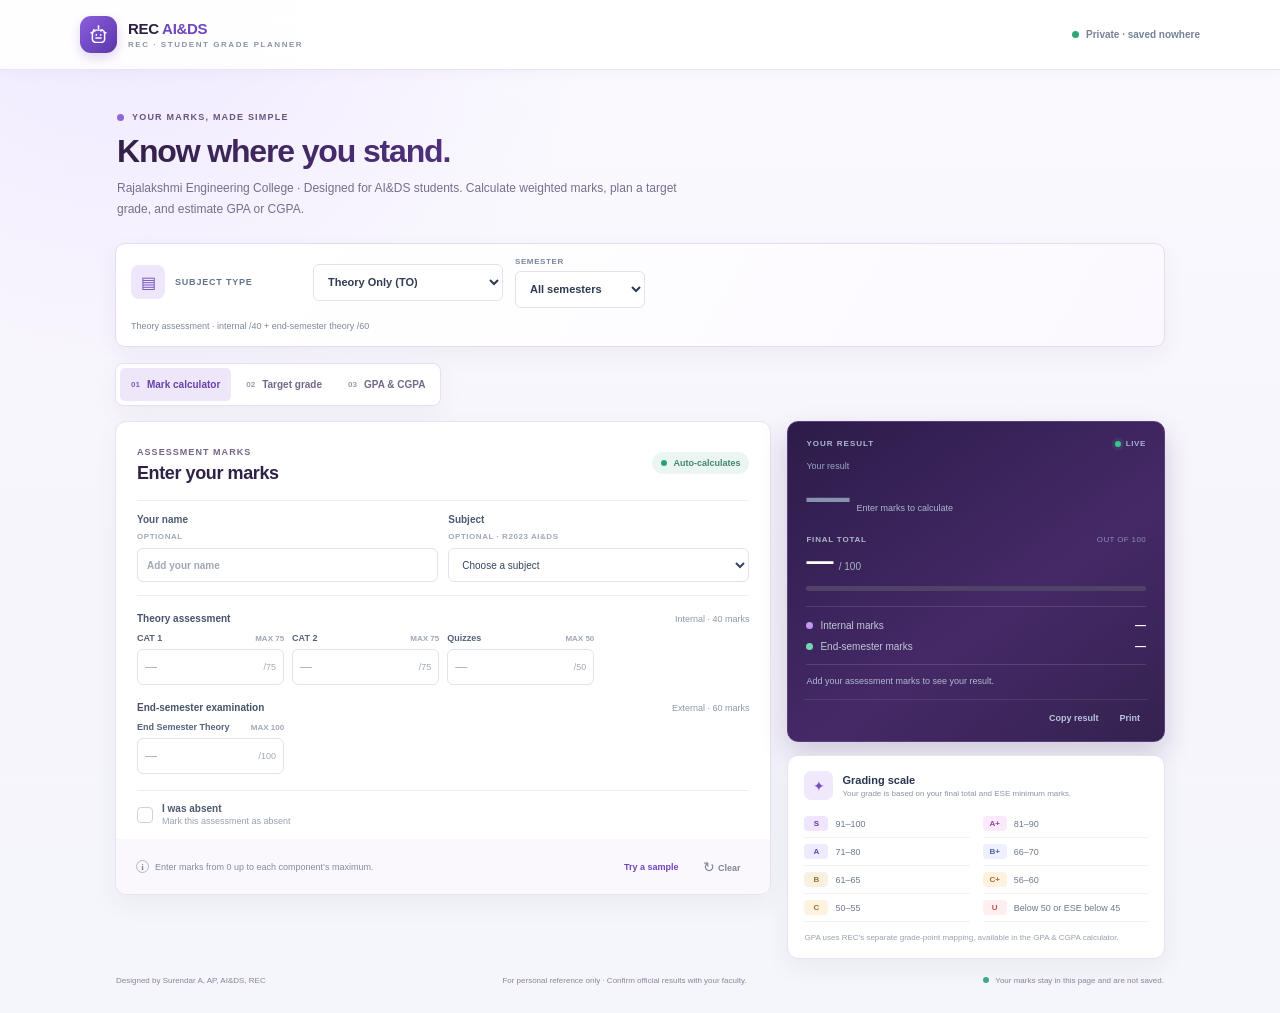
<file: index.html>
<!doctype html>
<html lang="en">
<head>
  <meta charset="utf-8">
  <meta name="google-site-verification" content="google2182a73f3d17baf2.html">
  <meta name="viewport" content="width=device-width, initial-scale=1">
  <meta name="theme-color" content="#6d43c3">
  <meta name="description" content="A private grade calculator for Rajalakshmi Engineering College AI&DS students.">
  <title>REC AI&amp;DS Grade planner</title>
  <link rel="stylesheet" href="styles.css">
  <script src="app.js" defer></script>
</head>
<body>
  <header class="topbar">
    <a class="brand" href="#" aria-label="Rajalakshmi Engineering College AI&DS grade calculator with AADHI mascot">
      <span class="brand-mark" aria-hidden="true">
        <svg viewBox="0 0 24 24" fill="none"><path d="M12 2.5v3M5.5 10H3.5M20.5 10h-2M6.5 6.5l1.4 1.4m8.2-1.4-1.4 1.4" stroke="currentColor" stroke-width="1.7" stroke-linecap="round"/><circle cx="12" cy="2.5" r="1" fill="currentColor"/><rect x="5" y="7" width="14" height="14" rx="4" stroke="currentColor" stroke-width="1.7"/><circle cx="9.5" cy="12.5" r="1" fill="currentColor"/><circle cx="14.5" cy="12.5" r="1" fill="currentColor"/><path d="M9 16h6" stroke="currentColor" stroke-width="1.7" stroke-linecap="round"/></svg>
      </span>
      <span class="brand-name">REC <span>AI&amp;DS</span><small>REC · STUDENT GRADE PLANNER</small></span>
    </a>
    <span class="privacy"><span class="privacy-dot"></span>Private · saved nowhere</span>
  </header>

  <main class="page">
    <section class="intro">
      <span class="eyebrow"><span class="eyebrow-dot"></span>YOUR MARKS, MADE SIMPLE</span>
      <h1>Know where you stand.</h1>
      <p>Rajalakshmi Engineering College · Designed for AI&amp;DS students. Calculate weighted marks, plan a target grade, and estimate GPA or CGPA.</p>
    </section>

    <section class="subject-bar" aria-label="Subject and calculation">
      <div class="subject-details">
        <span class="subject-icon" aria-hidden="true">▤</span>
        <label class="subject-label" for="subject-type">SUBJECT TYPE</label>
      </div>
      <select id="subject-type" aria-label="Subject type">
        <option value="TO">Theory Only (TO)</option>
        <option value="LOT">Lab Oriented Theory (LOT)</option>
      </select>
      <label class="semester-filter" for="semester-filter">SEMESTER
        <select id="semester-filter" aria-label="Filter subjects by semester">
          <option value="all">All semesters</option><option value="I">Semester I</option><option value="II">Semester II</option>
          <option value="III">Semester III</option><option value="IV">Semester IV</option><option value="V">Semester V</option>
          <option value="VI">Semester VI</option><option value="VII">Semester VII</option><option value="VIII">Semester VIII</option>
        </select>
      </label>
      <p id="type-description" class="subject-description">Theory assessment · internal /40 + end-semester theory /60</p>
    </section>

    <nav class="tool-tabs" aria-label="Student tools">
      <button class="tool-tab active" type="button" data-tab="calculator"><span>01</span>Mark calculator</button>
      <button class="tool-tab" type="button" data-tab="target"><span>02</span>Target grade</button>
      <button class="tool-tab" type="button" data-tab="gpa"><span>03</span>GPA &amp; CGPA</button>
    </nav>

    <section id="calculator-panel" class="tool-panel active">
    <div class="workspace">
      <section class="calculator-card" aria-labelledby="assessment-title">
        <div class="card-heading">
          <div>
            <span class="section-kicker">ASSESSMENT MARKS</span>
            <h2 id="assessment-title">Enter your marks</h2>
          </div>
          <span class="auto-badge"><span></span>Auto-calculates</span>
        </div>

        <div class="optional-details">
          <label class="text-field">Your name <span>OPTIONAL</span><input id="student-name" type="text" maxlength="70" autocomplete="off" placeholder="Add your name"></label>
          <label class="text-field">Subject <span>OPTIONAL · R2023 AI&amp;DS</span><select id="subject-picker" aria-label="Choose a curriculum subject"><option value="">Choose a subject</option></select><input id="subject-name" type="text" maxlength="90" autocomplete="off" placeholder="Enter your subject name" hidden></label>
        </div>

        <div id="assessment-fields" class="assessment-fields"></div>
        <label class="absent-option"><input id="absent" type="checkbox"><span class="checkmark"></span><span><strong>I was absent</strong><small>Mark this assessment as absent</small></span></label>

        <div class="card-footer">
          <span class="validation-note"><span class="info-icon">i</span>Enter marks from 0 up to each component’s maximum.</span>
          <div class="footer-actions">
            <button type="button" class="button button-quiet" id="sample-button">Try a sample</button>
            <button type="button" class="button button-reset" id="reset-button"><span aria-hidden="true">↻</span> Clear</button>
          </div>
        </div>
      </section>

      <aside class="results-column">
        <section class="result-card" aria-live="polite">
          <div class="result-topline"><span>YOUR RESULT</span><span class="live-indicator"><i></i>LIVE</span></div>
          <p id="result-context" class="result-context">Your grade will appear here</p>
          <div class="grade-display">
            <span id="grade-value" class="grade-value grade-empty">—</span>
            <span id="grade-caption" class="grade-caption">Enter marks to calculate</span>
          </div>
          <div class="total-label">FINAL TOTAL <span>OUT OF 100</span></div>
          <div class="total-display"><strong id="total-value">—</strong><span>/ 100</span></div>
          <div class="total-track"><span id="total-bar"></span></div>
          <div class="result-breakdown">
            <div class="breakdown-row"><span><i class="breakdown-dot dot-internal"></i>Internal marks</span><strong id="internal-value">—</strong></div>
            <div class="breakdown-row"><span><i class="breakdown-dot dot-external"></i>End-semester marks</span><strong id="external-value">—</strong></div>
          </div>
          <p id="result-message" class="result-message">Add your assessment marks to see your result.</p>
          <div class="result-actions no-print">
            <button type="button" class="result-action" id="copy-result">Copy result</button>
            <button type="button" class="result-action" id="print-result">Print</button>
          </div>
        </section>

        <section class="scale-card" aria-labelledby="scale-title">
          <div class="scale-heading"><span class="scale-icon" aria-hidden="true">✦</span><div><h2 id="scale-title">Grading scale</h2><p>Your grade is based on your final total and ESE minimum marks.</p></div></div>
          <div class="grade-scale">
            <span><b class="grade-chip chip-s">S</b><span>91–100</span></span>
            <span><b class="grade-chip chip-aplus">A+</b><span>81–90</span></span>
            <span><b class="grade-chip chip-a">A</b><span>71–80</span></span>
            <span><b class="grade-chip chip-bplus">B+</b><span>66–70</span></span>
            <span><b class="grade-chip chip-b">B</b><span>61–65</span></span>
            <span><b class="grade-chip chip-cplus">C+</b><span>56–60</span></span>
            <span><b class="grade-chip chip-c">C</b><span>50–55</span></span>
            <span><b class="grade-chip chip-u">U</b><span>Below 50 or ESE below 45</span></span>
          </div>
          <p class="scale-footnote">GPA uses REC’s separate grade-point mapping, available in the GPA &amp; CGPA calculator.</p>
        </section>
      </aside>
    </div>
    </section>

    <section id="target-panel" class="tool-panel" hidden>
      <div class="feature-heading"><span class="feature-icon feature-blue" aria-hidden="true">◎</span><div><span class="section-kicker">PLAN AHEAD</span><h2>Target grade planner</h2><p>See the end-semester marks needed for your target grade, based on the internal marks you enter in the calculator.</p></div></div>
      <div class="target-card">
        <div class="target-controls">
          <label class="target-select-label" for="target-grade">I’m aiming for</label>
          <select id="target-grade">
            <option value="S">S · 91+</option><option value="A+">A+ · 81+</option><option value="A" selected>A · 71+</option>
            <option value="B+">B+ · 66+</option><option value="B">B · 61+</option><option value="C+">C+ · 56+</option><option value="C">C · 50+</option>
          </select>
        </div>
        <div id="target-result" class="target-result" aria-live="polite"></div>
        <p class="target-footnote">Estimates assume your entered internal marks are accurate. LOT shows the required mark if your two end-semester scores are equal; a different theory/lab split may also reach the target.</p>
        <button type="button" class="button button-quiet target-link" data-tab="calculator">← Enter or update assessment marks</button>
      </div>
      <section class="card info-card"><strong>How this estimate works</strong><p>The planner uses your internal marks and exact grade thresholds. For LOT, it assumes equal ESE theory and lab marks when it calculates the target score for each exam. The result is a planning estimate, not an official grade.</p></section>
    </section>

    <section id="gpa-panel" class="tool-panel" hidden>
      <div class="feature-heading"><span class="feature-icon feature-purple" aria-hidden="true">✦</span><div><span class="section-kicker">SEE THE BIGGER PICTURE</span><h2>GPA &amp; CGPA calculator</h2><p>Select courses from all eight semesters; curriculum credits fill automatically. REC grade points are prefilled and can be edited if your institution uses a different scale.</p></div></div>
      <div id="gpa-workspace" class="gpa-workspace"></div>
    </section>

    <footer class="page-footer"><span>Designed by Surendar A, AP, AI&amp;DS, REC</span><span>For personal reference only · Confirm official results with your faculty.</span><span><i></i>Your marks stay in this page and are not saved.</span></footer>
  </main>
</body>
</html>
</file>
<file: styles.css>
:root{font-family:"Segoe UI",Arial,sans-serif;color:#20283a;background:#f5f7fb;font-size:14px;font-synthesis:none;text-rendering:optimizeLegibility;--navy:#17243c;--muted:#758095;--line:#e9edf4;--blue:#4168d9;--green:#21836b;--red:#cb525b}
*{box-sizing:border-box}
body{margin:0;min-width:320px}
button,input,select{font:inherit}
button{cursor:pointer}
.topbar{height:70px;padding:0 max(calc((100vw - 1120px)/2),32px);background:#fff;border-bottom:1px solid #e9edf4;display:flex;align-items:center;justify-content:space-between}
.brand{display:flex;align-items:center;gap:11px;color:#1b2840;text-decoration:none}
.brand-mark{width:37px;height:37px;border-radius:11px;background:#4168d9;color:#fff;display:grid;place-items:center}
.brand-mark svg{width:21px;height:21px}
.brand-name{font-size:15px;font-weight:700;letter-spacing:-.3px}.brand-name>span{color:#4168d9}.brand-name small{display:block;color:#8a94a5;font-size:8px;letter-spacing:1.55px;margin-top:3px}
.privacy{display:flex;align-items:center;gap:7px;color:#768297;font-size:10px;font-weight:600}.privacy-dot,.eyebrow-dot{width:7px;height:7px;background:#31a779;border-radius:50%}
.page{width:min(1050px,calc(100% - 48px));margin:0 auto}
.intro{padding:42px 2px 24px}
.eyebrow{display:flex;align-items:center;gap:8px;color:#637291;font-size:9px;font-weight:700;letter-spacing:1.2px}
.intro h1{margin:11px 0 8px;color:#19253b;font-size:32px;line-height:1.16;letter-spacing:-1.15px;font-weight:700}
.intro>p{margin:0;max-width:590px;color:#7a869b;font-size:12px;line-height:1.7}
.subject-bar{padding:13px 15px;display:grid;grid-template-columns:170px 190px 130px minmax(0,1fr);align-items:center;gap:12px;background:#fff;border:1px solid var(--line);border-radius:10px;margin-bottom:16px}
.subject-details{display:flex;align-items:center;gap:10px}.subject-icon{display:grid;place-items:center;width:34px;height:34px;background:#edf1ff;color:#4a67cf;border-radius:8px;font-size:16px}.subject-label{font-size:9px;letter-spacing:.8px;font-weight:700;color:#66738b}
.subject-bar select{height:37px;border:1px solid #e0e5ef;background:#fff;color:#2e3b52;border-radius:6px;padding:0 10px;font-size:11px;font-weight:600;outline:none}
.subject-bar select:focus,.text-field input:focus,.mark-entry input:focus{border-color:#84a0f4;box-shadow:0 0 0 3px #4168d919}
.semester-filter{display:grid;gap:5px;color:#7a879b;font-size:8px;font-weight:700;letter-spacing:.6px}
.subject-description{grid-column:1/-1;margin:0;color:#7e899d;font-size:9px;line-height:1.5}
.workspace{display:grid;grid-template-columns:minmax(0,1.53fr) minmax(276px,.88fr);align-items:start;gap:16px}
.calculator-card,.result-card,.scale-card{border:1px solid var(--line);border-radius:11px;background:#fff}
.calculator-card{padding:20px 21px 0}
.card-heading{display:flex;align-items:center;justify-content:space-between;gap:12px;margin-bottom:16px}
.section-kicker{font-size:9px;font-weight:700;letter-spacing:1.05px;color:#73809a}
.card-heading h2{margin:5px 0 0;font-size:18px;letter-spacing:-.4px;color:#1e2b43}
.auto-badge{display:flex;align-items:center;gap:6px;padding:6px 9px;border-radius:20px;background:#ebf6f2;color:#438572;font-size:9px;font-weight:600}.auto-badge span{width:6px;height:6px;background:#27a37c;border-radius:50%}
.optional-details{display:grid;grid-template-columns:1fr 1fr;gap:10px;margin-bottom:16px;padding:13px 0;border-top:1px solid #eff1f5;border-bottom:1px solid #eff1f5}
.text-field{display:grid;gap:7px;color:#4d5a70;font-size:10px;font-weight:600}.text-field>span{color:#a0a8b7;font-size:8px;letter-spacing:.55px}
.text-field input,.text-field select{width:100%;height:34px;border:1px solid #e2e7ef;border-radius:6px;padding:0 9px;outline:none;color:#36445e;font-size:10px;background:#fff}
.text-field input::placeholder{color:#a0a8b5}
.text-field select{font-weight:500}
.assessment-fields{display:grid}
.assessment-group{padding:1px 0 16px}
.group-heading{display:flex;align-items:center;justify-content:space-between;gap:8px;margin:0 0 9px}
.group-heading strong{font-size:10px;color:#46536b}.group-heading>span{color:#8e99ab;font-size:9px}
.mark-grid{display:grid;grid-template-columns:repeat(4,minmax(0,1fr));gap:8px}
.mark-field{display:grid;gap:6px;min-width:0}
.mark-label{display:flex;justify-content:space-between;align-items:center;gap:3px;white-space:nowrap;color:#56637a;font-size:9px;font-weight:600}
.mark-label small{color:#a0a8b6;font-size:8px;font-weight:600}
.mark-entry{display:flex;align-items:center;gap:4px;height:36px;border:1px solid #e1e6ef;border-radius:6px;padding:0 7px;background:#fff;color:#a0a8b6}
.mark-entry:focus-within{border-color:#84a0f4;box-shadow:0 0 0 3px #4168d919}
.mark-entry input{min-width:0;width:100%;height:32px;border:0!important;outline:none!important;box-shadow:none!important;padding:0;background:transparent;color:#25334b;font-size:12px;font-weight:600}
.mark-entry input::placeholder{color:#a3abba;font-weight:400}.mark-entry input:disabled{color:#a7adba}
.mark-entry input::-webkit-inner-spin-button,.mark-entry input::-webkit-outer-spin-button{-webkit-appearance:none;margin:0}.mark-entry input{-moz-appearance:textfield}
.mark-entry:has(input[aria-invalid="true"]){border-color:#d35960;background:#fff7f7}
.mark-entry>span{font-size:9px;white-space:nowrap}
.field-error{min-height:0;color:#c34b53;font-size:8px}.field-error:empty{display:none}
.absent-option{display:flex;align-items:center;gap:9px;padding:12px 0 13px;border-top:1px solid #eff1f5;cursor:pointer}
.absent-option>input{position:absolute;width:1px;height:1px;opacity:0}
.checkmark{width:16px;height:16px;border:1px solid #cbd3e1;border-radius:4px;background:#fff;flex:none;position:relative}
.absent-option>input:checked+.checkmark{border-color:#4168d9;background:#4168d9}
.absent-option>input:checked+.checkmark:after{content:"";position:absolute;left:4px;top:1px;width:5px;height:9px;border:solid white;border-width:0 2px 2px 0;transform:rotate(45deg)}
.absent-option>input:focus-visible+.checkmark{outline:3px solid #4168d930}
.absent-option>span:last-child{display:grid;gap:2px}.absent-option strong{font-size:10px;color:#4c5970}.absent-option small{font-size:9px;color:#98a1b1}
.card-footer{display:flex;align-items:center;justify-content:space-between;gap:10px;margin:0 -21px;padding:12px 20px;border-radius:0 0 11px 11px;background:#fafbfd}
.validation-note{display:flex;align-items:center;gap:6px;color:#818da1;font-size:9px}
.info-icon{display:grid;place-items:center;width:13px;height:13px;border-radius:50%;border:1px solid #aeb8c7;font-family:Georgia,serif;font-size:9px;font-weight:700;color:#78869b}
.footer-actions{display:flex;align-items:center;gap:5px}
.button{min-height:31px;border:1px solid transparent;border-radius:6px;padding:0 9px;background:transparent;color:#65728a;font-size:9px;font-weight:600}
.button:hover{background:#f0f3f9}.button-quiet{color:#4168d9}.button-reset{color:#7d8799}.button-reset span{font-size:14px;vertical-align:-1px}
.results-column{display:grid;gap:13px}
.result-card{padding:17px 18px 13px;background:#17243c;color:#fff;border-color:#17243c;box-shadow:0 7px 18px #17243c14}
.result-topline{display:flex;align-items:center;justify-content:space-between;color:#acb8d0;font-size:8px;font-weight:700;letter-spacing:1px}
.live-indicator{display:flex;align-items:center;gap:5px;color:#9eb3d5;font-size:8px;letter-spacing:.6px}
.live-indicator i{width:6px;height:6px;background:#3cc393;border-radius:50%;box-shadow:0 0 0 3px #3cc39321}
.result-context{overflow:hidden;text-overflow:ellipsis;white-space:nowrap;margin:13px 0 4px;color:#99a8c4;font-size:9px}
.grade-display{display:flex;align-items:baseline;gap:8px}
.grade-value{color:#fff;font-size:43px;line-height:1;font-weight:700;letter-spacing:-1px}
.grade-value.grade-empty{color:#8593ad}.grade-value.grade-u{color:#f18a8d}
.grade-caption{color:#aab8d0;font-size:9px}
.total-label{display:flex;align-items:center;justify-content:space-between;margin-top:17px;color:#aab6cb;font-size:8px;font-weight:700;letter-spacing:.8px}.total-label span{color:#8493ae;font-weight:500;letter-spacing:.35px}
.total-display{display:flex;align-items:baseline;gap:6px;margin-top:4px}.total-display strong{font-size:27px;line-height:1;font-weight:700;letter-spacing:-.7px}.total-display span{color:#a6b3ca;font-size:10px}
.total-track{height:5px;overflow:hidden;margin-top:11px;background:#34415a;border-radius:5px}.total-track span{display:block;width:0;height:100%;background:#75b9a2;border-radius:5px;transition:width .2s ease}
.result-breakdown{display:grid;gap:9px;margin-top:15px;padding:12px 0;border-top:1px solid #ffffff20;border-bottom:1px solid #ffffff20}
.breakdown-row{display:flex;align-items:center;justify-content:space-between;color:#c0c9d8;font-size:10px}.breakdown-row strong{color:#fff;font-size:11px}
.breakdown-row>span{display:flex;align-items:center;gap:7px}
.breakdown-dot{width:7px;height:7px;border-radius:50%}.dot-internal{background:#8aa2fa}.dot-external{background:#7dd0ad}
.result-message{margin:10px 0 0;color:#adbbd2;font-size:9px;line-height:1.55;min-height:14px}
.result-message.result-detail{font-size:8px}
.scale-card{padding:15px 16px 13px}
.scale-heading{display:flex;align-items:center;gap:9px;margin-bottom:10px}
.scale-icon{display:grid;place-items:center;width:29px;height:29px;background:#f2efff;color:#7765be;border-radius:7px;font-size:14px}
.scale-heading h2{margin:0;color:#29364d;font-size:11px}.scale-heading p{margin:3px 0 0;color:#8994a7;font-size:8px}
.grade-scale{display:grid;grid-template-columns:1fr 1fr;column-gap:13px}
.grade-scale>span{display:flex;align-items:center;gap:7px;min-height:28px;border-bottom:1px solid #f0f2f6}
.grade-chip{display:inline-grid;place-items:center;min-width:24px;padding:3px 4px;border-radius:4px;font-size:8px}
.grade-scale>span>span{color:#6d798e;font-size:9px}
.chip-s{color:#227c62;background:#e6f4ee}.chip-aplus{color:#3476a5;background:#eaf3fb}.chip-a{color:#4b64bd;background:#edf0ff}.chip-bplus{color:#7862b6;background:#f1edfc}.chip-b{color:#997b43;background:#f7f2e7}.chip-cplus,.chip-c{color:#a77839;background:#fff4e7}.chip-u{color:#c14e58;background:#fff0ef}
.scale-footnote{margin:10px 0 0;color:#98a1b0;font-size:8px;line-height:1.55}
.page-footer{display:flex;align-items:center;justify-content:space-between;gap:10px;padding:17px 1px 28px;color:#929bad;font-size:8px}
.page-footer>span:last-child{display:flex;align-items:center;gap:6px}.page-footer i{width:6px;height:6px;border-radius:50%;background:#3aab83}
@media(max-width:780px){.topbar{padding:0 22px}.page{width:min(630px,calc(100% - 36px))}.intro{padding-top:32px}.workspace{grid-template-columns:1fr}.results-column{grid-template-columns:1fr 1fr;align-items:start}.result-card{min-height:267px}.scale-card{min-height:267px}.subject-bar{grid-template-columns:1fr 1fr}.semester-filter{grid-column:1}.subject-description{font-size:9px}}
@media(max-width:560px){.topbar{height:61px;padding:0 15px}.brand-mark{width:34px;height:34px}.privacy{font-size:9px}.page{width:calc(100% - 28px)}.intro{padding:26px 0 19px}.intro h1{font-size:27px}.intro>p{font-size:11px}.subject-bar{grid-template-columns:1fr 1fr;gap:9px;padding:11px}.subject-details{gap:7px}.subject-icon{width:30px;height:30px}.subject-label{font-size:8px}.subject-bar select{width:100%;font-size:10px}.subject-description{grid-column:span 2;padding:1px 2px 0}.calculator-card{padding:16px 14px 0}.card-footer{margin:0 -14px;padding:10px 13px}.mark-grid{grid-template-columns:repeat(2,minmax(0,1fr));row-gap:11px}.optional-details{gap:8px}.results-column{grid-template-columns:1fr}.result-card{min-height:0}.scale-card{min-height:0}.page-footer{align-items:flex-start;flex-direction:column;padding-top:14px}.validation-note{max-width:190px;line-height:1.4}.button{padding:0 7px}}
@media(max-width:365px){.privacy{font-size:0}.privacy-dot{width:8px;height:8px}.auto-badge{font-size:8px;padding:6px}.card-heading h2{font-size:16px}.footer-actions{gap:0}.validation-note{font-size:8px}}
[hidden]{display:none!important}
body[data-tab="gpa"] .subject-bar{display:none}
.tool-tabs{display:flex;align-items:center;gap:4px;padding:4px;width:max-content;max-width:100%;margin:0 0 15px;border:1px solid var(--line);border-radius:8px;background:#fff}
.tool-tab{display:inline-flex;align-items:center;gap:7px;min-height:33px;padding:0 11px;border:0;border-radius:5px;background:transparent;color:#738097;font-size:10px;font-weight:600;white-space:nowrap}
.tool-tab>span{color:#9aa5b7;font-size:8px;font-weight:700}
.tool-tab:hover{background:#f5f7fb;color:#374861}
.tool-tab.active{background:#edf1ff;color:#3e5fca}
.tool-tab.active>span{color:#5470d2}
.feature-heading{display:flex;align-items:center;gap:12px;margin:9px 2px 15px}
.feature-icon{width:39px;height:39px;border-radius:10px;display:grid;place-items:center;flex:none;font-size:20px}
.feature-blue{background:#edf1ff;color:#506bc9}
.feature-purple{background:#f2effc;color:#7966bd}
.feature-heading .section-kicker{font-size:8px}
.feature-heading h2{margin:4px 0;color:#1f2b42;font-size:20px;letter-spacing:-.4px}
.feature-heading p{margin:0;color:#7f8a9e;font-size:10px;line-height:1.55}
.target-card,.info-card,.gpa-card{background:#fff;border:1px solid var(--line);border-radius:10px}
.target-card{padding:18px 20px}
.target-controls{display:flex;align-items:center;justify-content:space-between;gap:12px}
.target-select-label{font-size:12px;font-weight:600;color:#37455f}
.target-controls select{width:178px;height:38px;border:1px solid #dfe5ef;border-radius:6px;padding:0 9px;background:#fff;color:#35435b;font-size:11px;font-weight:600;outline:none}
.target-controls select:focus{border-color:#85a0ef;box-shadow:0 0 0 3px #4168d919}
.target-result{margin-top:15px}
.target-empty{min-height:104px;display:grid;align-content:center;gap:7px;padding:16px 18px;border:1px dashed #dfe5ee;border-radius:8px;background:#fafbfd}
.target-empty strong{color:#34425b;font-size:12px}.target-empty span{color:#8490a3;font-size:10px;line-height:1.55}
.target-empty.target-impossible{border-color:#f0d7d4;background:#fffafa}.target-impossible strong{color:#bb5053}
.target-metrics{display:grid;grid-template-columns:1fr 1fr;gap:10px;margin-bottom:12px}
.target-metrics>div{display:grid;gap:7px;padding:12px 13px;border:1px solid #edf0f5;border-radius:7px;background:#fbfcfe}
.target-metrics span{color:#78859a;font-size:9px;font-weight:600}
.target-metrics strong{color:#25334c;font-size:20px;letter-spacing:-.3px}.target-metrics strong small{color:#8e99aa;font-size:9px;font-weight:500;letter-spacing:0}
.target-answer{display:flex;align-items:flex-start;gap:10px;padding:13px;border-radius:7px}
.target-answer.target-attainable{background:#eef7f3}.target-answer.target-impossible{background:#fff1f0}
.answer-icon{display:grid;place-items:center;width:25px;height:25px;border-radius:50%;flex:none;background:#d9eee6;color:#258267;font-weight:700;font-size:14px}
.target-impossible .answer-icon{background:#f7dedd;color:#bd5054}
.target-answer>div{display:grid;gap:5px}.target-answer strong{font-size:11px;color:#26745f}.target-impossible strong{color:#b24c50}
.target-answer p{margin:0;color:#526e67;font-size:10px;line-height:1.55}.target-impossible p{color:#926364}
.target-progress{display:grid;grid-template-columns:145px 1fr 33px;align-items:center;gap:10px;margin-top:14px}
.target-progress>span{color:#7b879a;font-size:9px}.target-progress>div{height:6px;border-radius:9px;background:#eff1f5;overflow:hidden}.target-progress i{height:100%;display:block;border-radius:9px;background:#659d8c}.target-progress>strong{font-size:9px;color:#57647a;text-align:right}
.target-footnote{margin:11px 0 0;color:#939dae;font-size:9px;line-height:1.6}
.target-link{padding-left:0;margin-top:7px;font-size:10px}
.info-card{margin-top:13px;padding:14px 16px}.info-card strong{font-size:10px;color:#4a5870}.info-card p{margin:6px 0 0;color:#8792a4;font-size:9px;line-height:1.65}
.result-actions{display:flex;justify-content:flex-end;gap:5px;margin:10px -2px 0;padding-top:8px;border-top:1px solid #ffffff1a}
.result-action{border:0;border-radius:5px;padding:5px 8px;background:transparent;color:#b8c5dc;font-size:9px;font-weight:600}
.result-action:hover{background:#ffffff12;color:#fff}
.result-action:focus-visible,.tool-tab:focus-visible,.button:focus-visible,.add-course:focus-visible,.remove-course:focus-visible{outline:2px solid #7391fa;outline-offset:2px}
.gpa-workspace{display:grid;gap:13px}
.gpa-card{padding:16px 17px}
.feature-card-heading{display:flex;align-items:center;justify-content:space-between;gap:10px}
.feature-card-heading h3,.previous-study h3{margin:4px 0 0;font-size:13px;color:#29364d}
.custom-scale,.credit-cap{padding:5px 7px;border-radius:10px;background:#f2effc;color:#7566ad;font-size:8px;font-weight:700;letter-spacing:.3px;white-space:nowrap}
.scale-maximum{display:flex;align-items:center;gap:7px;color:#7e899d;font-size:8px;font-weight:600;white-space:nowrap}
.scale-maximum input{width:63px;height:29px;border:1px solid #e0e5ee;border-radius:5px;padding:0 6px;background:#fff;color:#34425b;font-size:9px;outline:none}
.scale-maximum input:focus{border-color:#95a8ed;box-shadow:0 0 0 2px #4168d913}
.credit-cap{background:#f2f4f8;color:#8993a5;font-weight:500;letter-spacing:0}
.gpa-helper{margin:8px 0 12px;color:#8490a3;font-size:9px;line-height:1.55}
.point-grid{display:grid;grid-template-columns:repeat(8,minmax(0,1fr));gap:7px}
.point-field{display:flex;align-items:center;justify-content:space-between;gap:5px;padding:6px 7px;border:1px solid #edf0f4;border-radius:6px;background:#fbfcfe}
.point-field>span{font-size:9px;color:#59667b;font-weight:700}
.point-field input{width:44px;min-width:0;height:24px;padding:0 3px;border:1px solid transparent;border-radius:4px;background:#fff;text-align:center;color:#35435b;font-size:10px;outline:none}
.point-field input:focus{border-color:#a1aff1}
.gpa-grid{display:grid;grid-template-columns:minmax(0,1.45fr) minmax(250px,.8fr);align-items:start;gap:13px}
.course-headings,.course-row{display:grid;grid-template-columns:minmax(0,1fr) 75px 90px 25px;align-items:center;gap:8px}
.course-row{min-width:0}
.course-headings{margin-top:15px;padding:0 7px 7px;border-bottom:1px solid #edf0f4}
.course-headings span{color:#9aa3b0;font-size:8px;letter-spacing:.45px;font-weight:700}
.course-row{padding:8px 3px;border-bottom:1px solid #f0f2f6}
.course-subject-fields{display:grid;min-width:0;gap:4px}
.course-row input,.course-row select{width:100%;height:33px;border:1px solid #e3e8ef;border-radius:5px;background:#fff;color:#39465c;padding:0 7px;font-size:9px;outline:none}
.course-row input[readonly]{background:#f7f8fb;color:#728097;cursor:default}
.course-subject-fields select,.course-subject-fields input{min-width:0}
.course-row input:focus,.course-row select:focus,.previous-inputs input:focus{border-color:#95a8ed;box-shadow:0 0 0 2px #4168d913}
.course-row input::placeholder{color:#a1aab8}
.credit-input{position:relative}
.credit-input input{padding-right:34px}
.credit-input small{position:absolute;right:6px;top:50%;transform:translateY(-50%);pointer-events:none;color:#98a1ae;font-size:8px}
.remove-course{width:23px;height:25px;border:0;border-radius:4px;background:transparent;color:#a0a9b5;font-size:17px}
.remove-course:hover:not(:disabled){background:#fff0ef;color:#c55259}.remove-course:disabled{opacity:.35;cursor:not-allowed}
.add-course{min-height:29px;margin:7px 0;border:0;border-radius:5px;padding:0 8px;background:transparent;color:#4564ca;font-size:9px;font-weight:600}
.add-course:hover{background:#f1f3fc}
.previous-study{display:grid;grid-template-columns:1fr minmax(190px,.83fr);align-items:center;gap:12px;margin:11px -17px -16px;padding:13px 17px;background:#fafbfd;border-top:1px solid #edf0f4;border-radius:0 0 10px 10px}
.previous-study h3{font-size:11px}.previous-study p{margin:4px 0 0;color:#919bad;font-size:8px;line-height:1.5}
.previous-inputs{display:grid;grid-template-columns:1fr 1fr;gap:7px}
.previous-inputs label{display:grid;gap:5px;color:#707d92;font-size:8px;font-weight:600}
.previous-inputs input{width:100%;height:31px;border:1px solid #e1e6ee;border-radius:5px;padding:0 7px;background:#fff;color:#38465e;font-size:9px;outline:none}
.gpa-results{display:grid;gap:8px}
.gpa-score-card{padding:16px;border:1px solid #263653;border-radius:10px;background:#192741;color:#fff}
.gpa-score-card .section-kicker{color:#a9b6cd}
.gpa-score-card>p{margin:4px 0 0;color:#9eacc2;font-size:9px}
.gpa-score{display:flex;align-items:baseline;gap:6px;margin-top:10px}
.gpa-score strong{font-size:31px;line-height:1;font-weight:700;letter-spacing:-.7px}.gpa-score>span{color:#a2b0c6;font-size:10px}
.gpa-divider{margin:13px 0 12px;border-top:1px solid #ffffff23}
.gpa-stat-row{display:flex;justify-content:space-between;align-items:center;gap:6px;margin-top:14px;padding-top:10px;border-top:1px solid #ffffff20;color:#bbc6d7;font-size:9px}
.gpa-stat-row strong{color:#fff;font-size:10px}
.gpa-status{margin:0;padding:9px 10px;border-radius:6px;background:#f0f3f9;color:#78849a;font-size:9px;line-height:1.55}
.gpa-status.gpa-error{background:#fff4ed;color:#9b6634}
.gpa-footer{display:flex;align-items:center;justify-content:space-between;gap:8px;color:#8994a6;font-size:9px}
.sr-only{position:absolute;width:1px;height:1px;padding:0;margin:-1px;overflow:hidden;clip:rect(0,0,0,0);white-space:nowrap;border:0}
@media(max-width:780px){.gpa-grid{grid-template-columns:1fr 1fr}.point-grid{grid-template-columns:repeat(4,minmax(0,1fr))}}
@media(max-width:560px){.tool-tabs{display:grid;width:100%;grid-template-columns:1fr 1fr 1fr;gap:2px}.tool-tab{justify-content:center;gap:4px;padding:0 4px;font-size:9px}.feature-heading{align-items:flex-start}.feature-heading h2{font-size:18px}.feature-icon{width:35px;height:35px}.target-card{padding:15px 13px}.target-metrics{gap:7px}.target-metrics>div{padding:10px}.target-metrics strong{font-size:17px}.target-progress{grid-template-columns:105px 1fr 30px}.gpa-grid{grid-template-columns:1fr}.point-grid{gap:5px}.point-field{padding:5px;gap:2px}.point-field input{width:37px}.gpa-card{padding:13px}.previous-study{grid-template-columns:1fr;margin:10px -13px -13px;padding:12px 13px}.course-headings,.course-row{grid-template-columns:minmax(0,1fr) 58px 77px 22px;gap:5px}.course-row input,.course-row select{padding:0 5px;font-size:8px}.course-headings span{font-size:7px}.credit-input input{padding-right:29px}.credit-input small{right:4px;font-size:7px}.gpa-footer{align-items:flex-start;flex-direction:column;gap:2px}}
@media(max-width:355px){.tool-tab{font-size:8px}.tool-tab>span{font-size:7px}.target-controls select{width:145px}.course-headings,.course-row{grid-template-columns:minmax(0,1fr) 51px 70px 20px;gap:4px}.course-row input,.course-row select{font-size:7px}.point-grid{grid-template-columns:repeat(4,minmax(0,1fr))}}
@media screen{
:root{color:#261b3b;background:#fbfaff;--navy:#33224e;--muted:#776c8e;--line:#e9e1f4;--blue:#6d43c3;--green:#21836b;--red:#cb525b}
body{color:#261b3b;background:radial-gradient(ellipse at 9% 0%,#f0e9ff 0,transparent 34rem),linear-gradient(180deg,#fbfaff 0%,#f7f5fc 54%,#f4f6fb 100%)}
.topbar{background:rgba(255,255,255,.94);border-bottom-color:#ebe4f4;box-shadow:0 3px 14px rgba(56,35,91,.035);backdrop-filter:blur(12px)}
.brand{color:#2b2041}
.brand-mark{background:linear-gradient(135deg,#8b5fe0,#5b35a9);box-shadow:0 5px 12px rgba(92,53,169,.2)}
.brand-name>span{color:#7045bd}
.eyebrow{color:#675480}
.eyebrow-dot{background:#9166d5}
.intro h1{color:#382650;background:linear-gradient(90deg,#332046 0%,#7043bd 68%,#9457c8 100%);background-clip:text;-webkit-background-clip:text;-webkit-text-fill-color:transparent}
.intro>p{color:#786e8d}
.subject-bar{background:linear-gradient(120deg,#fff 15%,#fbf8ff 100%);border-color:#e5dcf2;box-shadow:0 8px 22px rgba(61,39,99,.055)}
.subject-icon{background:#eee7fb;color:#7149bc}
.subject-bar select:focus,.text-field input:focus,.mark-entry input:focus,.target-controls select:focus,.scale-maximum input:focus,.course-row input:focus,.course-row select:focus,.previous-inputs input:focus{border-color:#9b79d6;box-shadow:0 0 0 3px rgba(130,87,197,.15)}
.calculator-card,.scale-card,.target-card,.info-card,.gpa-card,.tool-tabs{box-shadow:0 9px 26px rgba(54,34,91,.055)}
.calculator-card,.scale-card,.target-card,.info-card,.gpa-card{border-color:#e9e2f1}
.card-heading h2,.feature-heading h2{color:#302246}
.section-kicker{color:#756487}
.optional-details{border-color:#f0ebf5}
.text-field input,.text-field select,.subject-bar select,.target-controls select,.scale-maximum input,.course-row input,.course-row select,.previous-inputs input{border-color:#e6e0ed}
.mark-entry{border-color:#e6e0ed;background:#fff}
.mark-entry:focus-within{border-color:#9b79d6;box-shadow:0 0 0 3px rgba(130,87,197,.15)}
.absent-option{border-top-color:#f0ebf5}
.absent-option>input:checked+.checkmark{border-color:#7146be;background:#7146be}
.absent-option>input:focus-visible+.checkmark{outline-color:rgba(113,70,190,.25)}
.card-footer,.previous-study{background:#faf8fd;border-color:#eee8f5}
.button:hover{background:#f3eefb}
.button-quiet,.add-course{color:#7045bd}
.add-course:hover{background:#f2ecfb}
.result-card,.gpa-score-card{border-color:#5a3d81;background:linear-gradient(145deg,#2c1c49 0%,#452967 58%,#34224f 100%);box-shadow:0 12px 28px rgba(48,27,79,.2)}
.total-track{background:#514267}
.total-track span{background:linear-gradient(90deg,#bf8cf1,#ef9fe3)}
.dot-internal{background:#c597f2}
.dot-external{background:#78d5b3}
.scale-icon{background:#f0e9fc;color:#7851bd}
.chip-s{color:#672aa3;background:#f0e5ff}
.chip-aplus{color:#9145a2;background:#faeafb}
.chip-a{color:#6847ad;background:#eeeaff}
.chip-bplus{color:#5361a9;background:#edf0ff}
.chip-b{color:#92703b;background:#f8f1df}
.chip-cplus,.chip-c{color:#a46b32;background:#fff2df}
.feature-blue{background:#eee8fc;color:#7149bc}
.feature-purple{background:#f7e8fb;color:#9850b3}
.target-controls select:focus{box-shadow:0 0 0 3px rgba(130,87,197,.15)}
.custom-scale{background:#f0e9fc;color:#7651b5}
.credit-cap{background:#f5f2f8;color:#81778f}
.point-field{border-color:#ece6f2;background:#fcfaff}
.course-headings{border-bottom-color:#ece6f2}
.course-row{border-bottom-color:#f0ebf5}
.point-field input:focus{border-color:#9b79d6}
.result-action:focus-visible,.tool-tab:focus-visible,.button:focus-visible,.add-course:focus-visible,.remove-course:focus-visible{outline-color:#9b79d6}
.tool-tabs{border-color:#e8e0f1}
.tool-tab{color:#746889}
.tool-tab>span{color:#a095b2}
.tool-tab:hover{background:#f6f2fb;color:#4f3a70}
.tool-tab.active{background:#eee7fa;color:#6741ad}
.tool-tab.active>span{color:#805bc1}
.target-controls select:focus{border-color:#9b79d6}
.info-card strong{color:#4b3b62}
.page-footer{color:#8e829f}
}
@media screen and (max-width:560px){
.intro{padding:25px 0 17px}
.intro h1{font-size:clamp(25px,7vw,32px);line-height:1.15}
.intro>p{font-size:12px;line-height:1.6}
.subject-bar{grid-template-columns:minmax(0,.95fr) minmax(0,1.05fr);gap:10px;padding:12px}
.subject-details{min-width:0}
.subject-label{font-size:9px;letter-spacing:.45px}
.subject-bar select{height:44px;min-width:0;padding:0 8px;font-size:14px}
.semester-filter{grid-column:1/-1;grid-template-columns:74px minmax(0,1fr);align-items:center;gap:9px}
.semester-filter select{width:100%}
.subject-description{grid-column:1/-1;font-size:10px;line-height:1.55}
.tool-tabs{gap:4px;padding:4px;margin-bottom:12px}
.tool-tab{min-width:0;min-height:44px;gap:4px;padding:4px 3px;font-size:10px;line-height:1.2;white-space:normal;text-align:center}
.tool-tab>span{font-size:8px}
.card-heading{align-items:flex-start}
.text-field input,.text-field select{height:42px;font-size:16px}
.mark-entry{height:44px;padding:0 9px}
.mark-entry input{height:40px;font-size:16px}
.mark-label{font-size:10px}
.absent-option{min-height:48px}
.card-footer{flex-wrap:wrap;gap:7px;padding:11px 13px}
.validation-note{flex-basis:100%;max-width:none;font-size:10px}
.footer-actions{width:100%;justify-content:flex-end}
.button{min-height:42px;padding:0 10px;font-size:10px}
.target-controls select{height:44px;font-size:14px}
.target-select-label{font-size:13px}
.target-link{min-height:40px}
.scale-maximum input{height:36px;font-size:14px}
.point-field input{height:30px;font-size:11px}
.course-row input,.course-row select{height:40px;font-size:11px}
.course-row input{font-size:16px}
.course-headings span{font-size:8px}
.remove-course{width:40px;height:40px;font-size:20px}
.add-course{min-height:42px;font-size:11px}
.previous-inputs label{font-size:9px}
.previous-inputs input{height:42px;font-size:16px}
.page-footer{padding-bottom:calc(28px + env(safe-area-inset-bottom))}
}
@media screen and (max-width:355px){
.tool-tab{font-size:9px}
.tool-tab>span{font-size:8px}
.course-headings,.course-row{grid-template-columns:minmax(0,1fr) 54px 64px 32px;gap:4px}
.course-row input,.course-row select{padding:0 4px;font-size:10px}
.course-row input{font-size:14px}
.course-headings span{font-size:8px}
.credit-input input{padding-right:25px}
.credit-input small{right:3px;font-size:7px}
.remove-course{width:40px;height:40px}
}
@media screen and (max-width:560px){
.course-headings{display:none}
.course-row{grid-template-columns:minmax(0,1fr) 82px 40px;grid-template-areas:"subject subject remove" "grade-label credit-label remove" "grade credit remove";grid-template-rows:auto auto 40px;gap:4px;padding:10px 3px}
.course-subject-fields{grid-area:subject}
.course-row>label.sr-only[for^="course-grade-"]{grid-area:grade-label}
.course-row>select[data-course="grade"]{grid-area:grade;height:40px;font-size:14px}
.course-row>label.sr-only[for^="course-credits-"]{grid-area:credit-label}
.course-row>.credit-input{grid-area:credit}
.course-row>.remove-course{grid-area:remove;align-self:center;justify-self:center}
.course-row .sr-only{position:static;width:auto;height:auto;padding:0;margin:0;overflow:visible;clip:auto;white-space:normal;border:0;color:#756487;font-size:9px;font-weight:600;line-height:1.2}
.course-subject-fields select{height:44px;font-size:14px}
}
@media print{body{background:#fff}body[data-tab="gpa"] .subject-bar,body[data-tab="gpa"] .intro,body[data-tab="gpa"] .tool-tabs,body[data-tab="calculator"] .subject-bar,body[data-tab="calculator"] .intro,body[data-tab="calculator"] .tool-tabs,body[data-tab="target"] .subject-bar,body[data-tab="target"] .intro,body[data-tab="target"] .tool-tabs,.topbar,.page-footer,.no-print,.calculator-card,.scale-card,.target-link,.gpa-footer,.remove-course,.add-course{display:none!important}.page{width:100%;margin:0}.tool-panel{display:none!important}.tool-panel.active{display:block!important}.workspace{display:block}.results-column{display:block}.result-card,.gpa-card,.target-card,.gpa-score-card,.info-card{background:#fff!important;color:#111!important;border:1px solid #aaa!important;box-shadow:none!important;break-inside:avoid}.result-topline,.result-context,.grade-caption,.breakdown-row,.breakdown-row strong,.result-message,.gpa-score-card .section-kicker,.gpa-score-card>p,.gpa-score>span,.gpa-stat-row,.gpa-stat-row strong{color:#333!important}.grade-value,.total-display strong,.gpa-score strong,.target-metrics strong{color:#111!important}.result-breakdown,.gpa-divider,.gpa-stat-row{border-color:#aaa!important}.target-result{color:#111}.target-answer,.target-empty,.target-metrics>div,.gpa-status{background:#fff!important;border-color:#aaa!important}.target-answer strong,.target-answer p,.target-empty strong,.target-empty span{color:#111!important}.course-row input,.course-row select,.previous-inputs input,.point-field input{border:0!important;color:#111!important}.target-card,.gpa-card{margin-top:10px}body[data-tab="calculator"] .result-actions{display:none!important}.gpa-grid{grid-template-columns:1fr 1fr}.gpa-workspace{gap:8px}@page{margin:14mm}}
</file>
